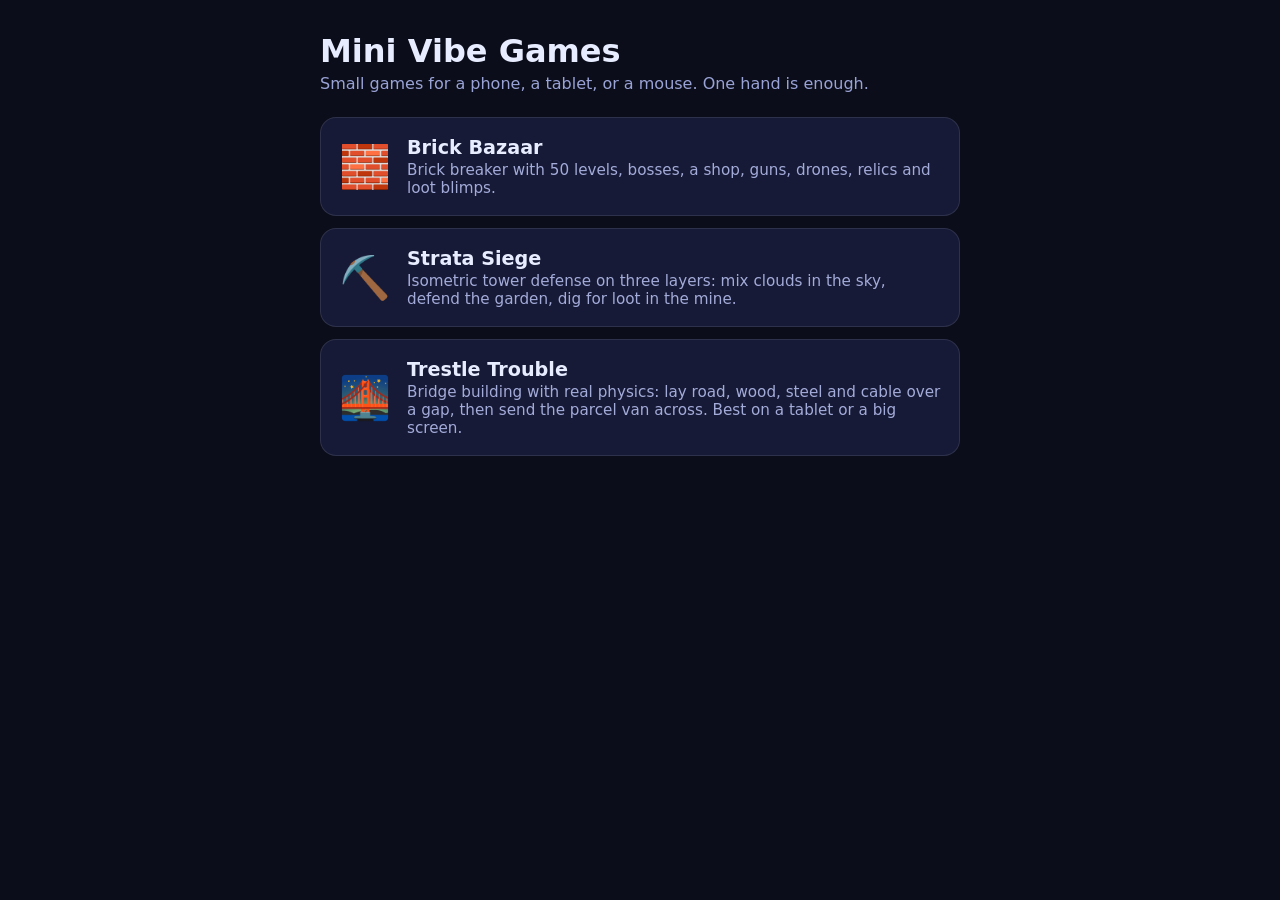
<file: index.html>
<!doctype html>
<html lang="en">
<head>
<meta charset="utf-8">
<meta name="viewport" content="width=device-width, initial-scale=1, viewport-fit=cover">
<meta name="theme-color" content="#0b0d1a">
<title>Mini Vibe Games</title>
<style>
  :root { color-scheme: dark; }
  body { margin: 0; min-height: 100vh; background: #0b0d1a; color: #e8ecff;
    font-family: system-ui, -apple-system, "Segoe UI", Roboto, sans-serif; }
  main { max-width: 640px; margin: 0 auto; padding: 32px 16px; }
  h1 { font-size: 2rem; margin: 0 0 4px; }
  p { color: #9aa3d6; margin: 0 0 24px; }
  a.game { display: flex; gap: 16px; align-items: center; padding: 18px; border-radius: 16px;
    background: #161a36; border: 1px solid #ffffff1a; color: inherit; text-decoration: none; margin-bottom: 12px; }
  a.game:active { transform: scale(0.98); }
  .icon { font-size: 2.6rem; }
  .name { font-weight: 800; font-size: 1.2rem; }
  .desc { color: #a3abd9; font-size: 0.95rem; margin-top: 2px; }
</style>
</head>
<body>
<main>
  <h1>Mini Vibe Games</h1>
  <p>Small games for a phone, a tablet, or a mouse. One hand is enough.</p>
  <a class="game" href="brick-bazaar/">
    <span class="icon">🧱</span>
    <span><span class="name">Brick Bazaar</span>
      <span class="desc" style="display:block">Brick breaker with 50 levels, bosses, a shop, guns, drones, relics and loot blimps.</span></span>
  </a>
  <a class="game" href="strata-siege/">
    <span class="icon">⛏️</span>
    <span><span class="name">Strata Siege</span>
      <span class="desc" style="display:block">Isometric tower defense on three layers: mix clouds in the sky, defend the garden, dig for loot in the mine.</span></span>
  </a>
  <a class="game" href="trestle-trouble/">
    <span class="icon">🌉</span>
    <span><span class="name">Trestle Trouble</span>
      <span class="desc" style="display:block">Bridge building with real physics: lay road, wood, steel and cable over a gap, then send the parcel van across. Best on a tablet or a big screen.</span></span>
  </a>
</main>
</body>
</html>
</file>
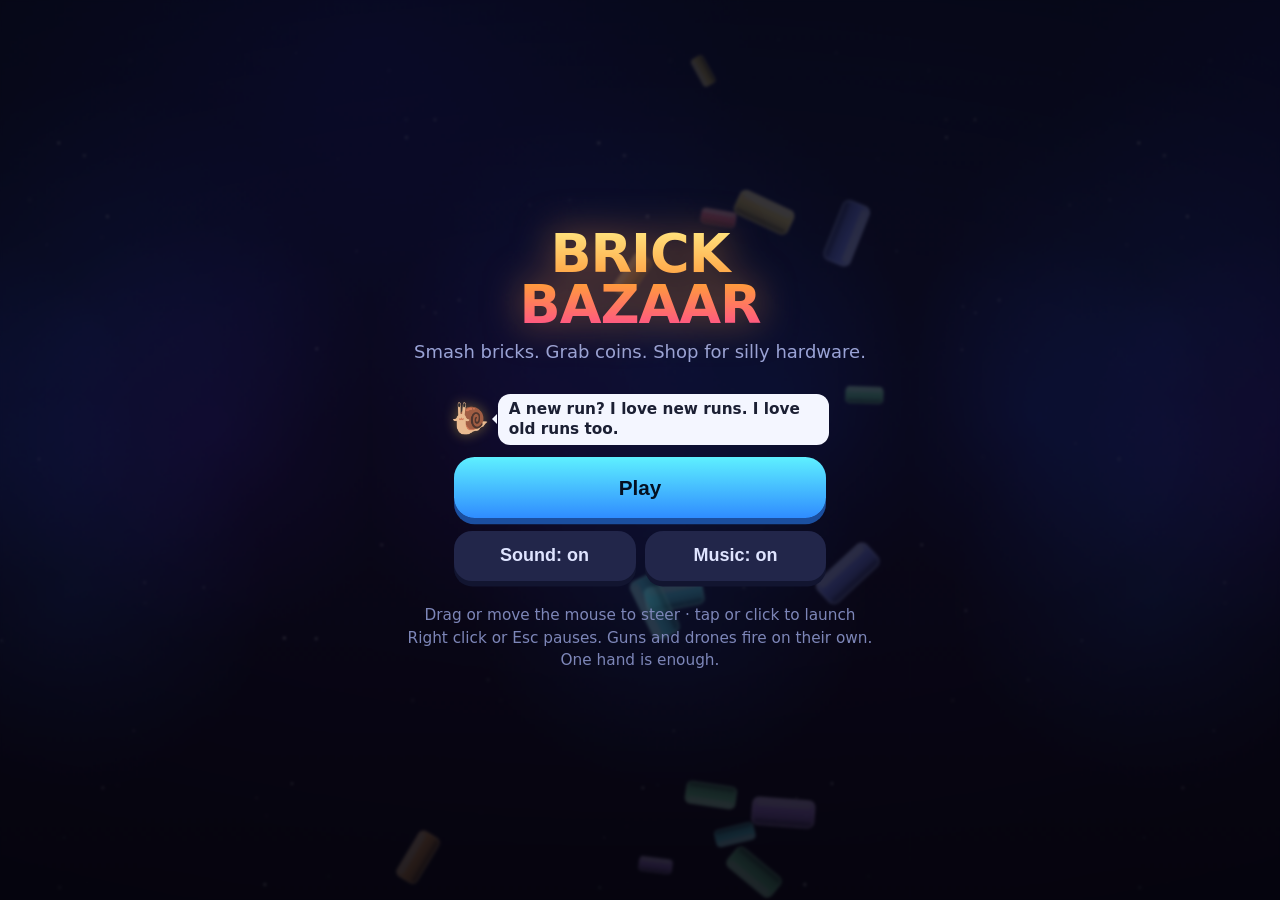
<file: brick-bazaar/index.html>
<!doctype html>
<html lang="en">
<head>
<meta charset="utf-8">
<meta name="viewport" content="width=device-width, initial-scale=1, maximum-scale=1, user-scalable=no, viewport-fit=cover">
<meta name="theme-color" content="#0b0d1a">
<meta name="apple-mobile-web-app-capable" content="yes">
<meta name="mobile-web-app-capable" content="yes">
<title>Brick Bazaar</title>
<link rel="stylesheet" href="style.css?v=28">
<link rel="stylesheet" href="minigames.css?v=28">
</head>
<body>
<div id="wrap">
  <canvas id="game"></canvas>
  <button id="pauseBtn" aria-label="Pause">II</button>
  <div id="overlay"></div>
</div>
<script src="audio.js?v=28"></script>
<script src="levels.js?v=28"></script>
<script src="levels2.js?v=28"></script>
<script src="lore.js?v=28"></script>
<script src="snail.js?v=28"></script>
<script src="minigames.js?v=28"></script>
<script src="rounds.js?v=28"></script>
<script src="foeart.js?v=28"></script>
<script src="bossart.js?v=28"></script>
<script src="game.js?v=28"></script>
</body>
</html>
</file>
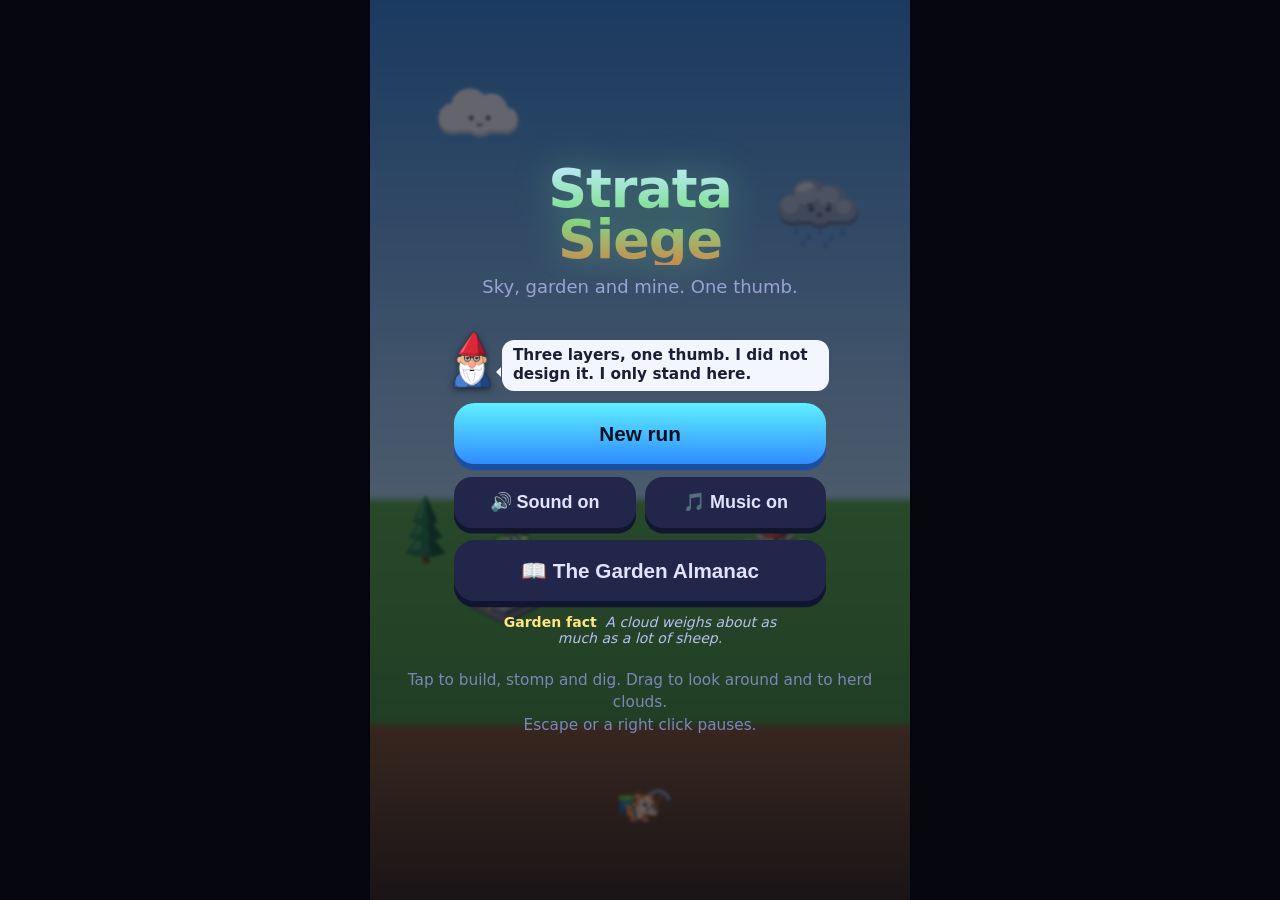
<file: strata-siege/index.html>
<!doctype html>
<html lang="en">
<head>
<meta charset="utf-8">
<meta name="viewport" content="width=device-width, initial-scale=1, maximum-scale=1, user-scalable=no, viewport-fit=cover">
<meta name="theme-color" content="#0b0d1a">
<meta name="apple-mobile-web-app-capable" content="yes">
<meta name="mobile-web-app-capable" content="yes">
<title>Strata Siege</title>
<link rel="stylesheet" href="style.css?v=5">
</head>
<body>
<div id="wrap">
  <canvas id="game"></canvas>
  <button id="pauseBtn" aria-label="Pause">II</button>
  <div id="pop"></div>
  <div id="overlay"></div>
</div>
<script src="audio.js?v=5"></script>
<script src="levels.js?v=5"></script>
<script src="keeper.js?v=5"></script>
<script src="lore.js?v=5"></script>
<script src="lore2.js?v=5"></script>
<script src="voices.js?v=5"></script>
<script src="art.js?v=5"></script>
<script src="foeart.js?v=5"></script>
<script src="game.js?v=5"></script>
</body>
</html>
</file>
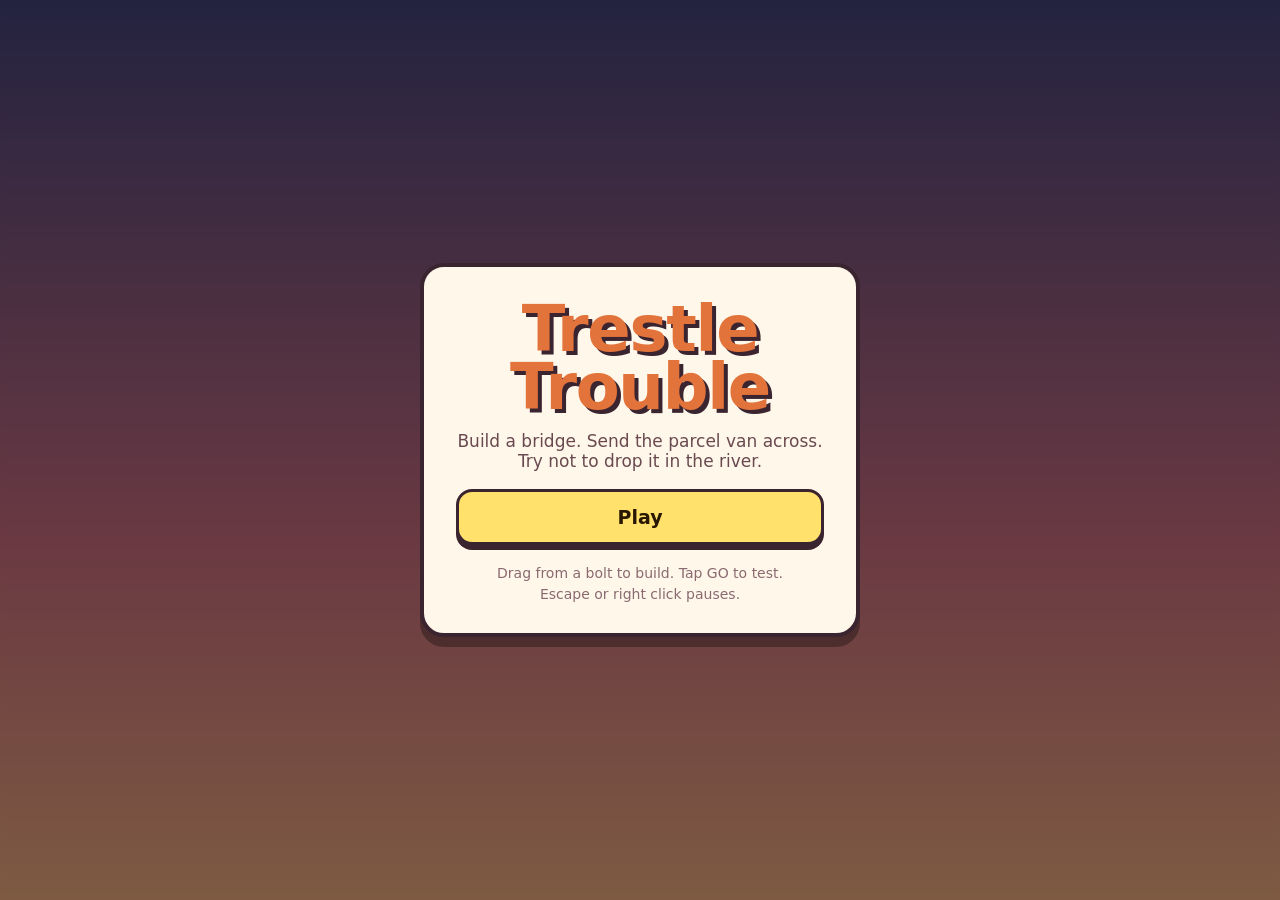
<file: trestle-trouble/index.html>
<!doctype html>
<html lang="en">
<head>
<meta charset="utf-8">
<meta name="viewport" content="width=device-width, initial-scale=1, maximum-scale=1, user-scalable=no, viewport-fit=cover">
<meta name="theme-color" content="#2b3a67">
<meta name="apple-mobile-web-app-capable" content="yes">
<meta name="mobile-web-app-capable" content="yes">
<title>Trestle Trouble</title>
<link rel="stylesheet" href="style.css?v=1">
</head>
<body>
<canvas id="game"></canvas>
<div id="hud">
  <div class="card"><div id="lvName"></div><div id="veh"></div></div>
  <div class="card money"><div id="cost"></div><div class="meter"><div id="costFill"></div></div><div id="best"></div></div>
</div>
<button id="pauseBtn" aria-label="Pause">II</button>
<div id="bar">
  <div class="group">
    <button class="tool" data-tool="road"><i class="sw road"></i>Road</button>
    <button class="tool" data-tool="wood"><i class="sw wood"></i>Wood</button>
    <button class="tool" data-tool="steel"><i class="sw steel"></i>Steel</button>
    <button class="tool" data-tool="cable"><i class="sw cable"></i>Cable</button>
    <button class="tool" data-tool="erase"><i class="sw erase">✕</i>Erase</button>
  </div>
  <div id="toolInfo"></div>
  <div class="group">
    <button id="undoBtn">↶ Undo</button>
    <button id="clearBtn">Clear</button>
    <button id="slowBtn">Slow-mo</button>
    <button id="stopBtn" class="stop">■ Build</button>
    <button id="goBtn" class="go">GO ▶</button>
  </div>
</div>
<div id="tip"></div>
<div id="toast"></div>
<div id="overlay"></div>
<script src="levels.js?v=1"></script>
<script src="game.js?v=1"></script>
</body>
</html>
</file>
<file: brick-bazaar/style.css>
* { box-sizing: border-box; -webkit-tap-highlight-color: transparent; }
html, body {
  margin: 0; height: 100%; background: #05060d; color: #e8ecff;
  font-family: system-ui, -apple-system, "Segoe UI", Roboto, sans-serif;
  overflow: hidden; user-select: none; -webkit-user-select: none;
  overscroll-behavior: none;
}
body { display: flex; align-items: center; justify-content: center; }
#wrap { position: relative; }
canvas { display: block; touch-action: none; }
#game { position: fixed; left: 0; top: 0; }

#pauseBtn {
  position: absolute; top: 0.5em; right: 0.5em; width: 2.6em; height: 2.6em;
  border-radius: 0.8em; border: 1px solid #ffffff30; background: #ffffff14; color: #e8ecff;
  font-weight: 800; font-size: 1em; letter-spacing: -0.1em; cursor: pointer; display: none;
}

#overlay { position: absolute; inset: 0; display: none; flex-direction: column; touch-action: pan-y; isolation: isolate; }
/* A menu has the size of the field. Its shade covers the whole window, also the margins around the field. */
#overlay::before {
  content: ''; position: fixed; inset: 0; z-index: -1;
  background: rgba(6, 7, 18, 0.92); backdrop-filter: blur(3px); -webkit-backdrop-filter: blur(3px);
}
#overlay.show { display: flex; }

.center { margin: auto; text-align: center; padding: 1.5em; width: 100%; }
.logo { font-size: 3em; font-weight: 900; line-height: 0.95; letter-spacing: -0.02em;
  background: linear-gradient(180deg, #ffe680, #ff9a3d 55%, #ff4f8b); -webkit-background-clip: text;
  background-clip: text; color: transparent; margin-bottom: 0.2em; }
.tag { color: #9aa3d6; margin-bottom: 1.8em; }
.big {
  display: block; width: 100%; max-width: 18em; margin: 0.6em auto; padding: 0.9em 1em;
  font-size: 1.15em; font-weight: 800; border-radius: 1em; border: 0; cursor: pointer;
  background: linear-gradient(180deg, #5ef0ff, #2f8cff); color: #041021;
  box-shadow: 0 0.3em 0 #1b4fa0;
}
.big:active { transform: translateY(0.2em); box-shadow: 0 0.1em 0 #1b4fa0; }
.big.alt { background: #22264a; color: #dfe4ff; box-shadow: 0 0.3em 0 #121530; }
.big.gold { background: linear-gradient(180deg, #ffe680, #ffb02e); color: #2a1700; box-shadow: 0 0.3em 0 #a86a00; }
.hint { color: #7d86b8; font-size: 0.85em; margin-top: 1.5em; line-height: 1.5; }
.stat { font-size: 1.1em; margin: 0.3em 0; color: #c9d0ff; }
.stat b { color: #ffe680; }
h2 { margin: 0 0 0.6em; font-size: 2em; }

/* Shop */
.shop { display: flex; flex-direction: column; height: 100%; padding: 0.8em 0.8em 0.6em; }
.shop-head { display: flex; align-items: center; justify-content: space-between; gap: 0.5em; }
.shop-head .t { font-size: 1.5em; font-weight: 900; color: #ffe680; }
.shop-head .sub { color: #9aa3d6; font-size: 0.85em; }
.coins { font-size: 1.35em; font-weight: 900; color: #ffd84a; background: #2a2410; border: 1px solid #ffd84a55;
  padding: 0.3em 0.7em; border-radius: 0.8em; white-space: nowrap; }
.summary { margin-top: 0.5em; font-size: 0.8em; color: #b8c0f0; background: #ffffff0d; border-radius: 0.7em;
  padding: 0.45em 0.7em; display: flex; flex-wrap: wrap; gap: 0.2em 0.9em; }
.summary b { color: #ffe680; }
.tabs { display: grid; grid-template-columns: repeat(4, 1fr); gap: 0.35em; margin: 0.6em 0 0.5em; flex-shrink: 0; }
.tabs::-webkit-scrollbar { display: none; }
.tab { min-width: 0; overflow: hidden; text-overflow: ellipsis; padding: 0.55em 0.3em; border-radius: 0.7em; border: 1px solid #ffffff1c; background: #ffffff0a;
  color: #b8c0f0; font-weight: 700; font-size: 0.85em; cursor: pointer; white-space: nowrap; }
.tab.on { background: #ffe680; color: #251a00; border-color: #ffe680; }
.items { flex: 1; overflow-y: auto; display: grid; grid-template-columns: 1fr 1fr; grid-auto-rows: max-content; gap: 0.5em; align-content: start;
  padding-bottom: 0.4em; -webkit-overflow-scrolling: touch; touch-action: pan-y; }
.card { background: #161a36; border: 1px solid #ffffff14; border-radius: 0.9em; padding: 0.6em; display: flex;
  flex-direction: column; gap: 0.3em; min-height: 9.5em; }
.card .top { display: flex; align-items: center; gap: 0.4em; }
.card .ic { font-size: 1.6em; line-height: 1; }
.card .nm { font-weight: 800; font-size: 0.95em; line-height: 1.15; }
.card .ds { font-size: 0.8em; color: #a3abd9; line-height: 1.3; flex: 1; }
.pips { display: flex; gap: 0.2em; }
.pip { width: 0.7em; height: 0.35em; border-radius: 0.2em; background: #ffffff1f; }
.pip.on { background: #5ef0ff; }
.buy { border: 0; border-radius: 0.6em; padding: 0.55em 0.4em; font-weight: 800; font-size: 0.9em; cursor: pointer;
  background: linear-gradient(180deg, #ffe680, #ffb02e); color: #2a1700; }
.buy.no { background: #2b2f52; color: #7f88bb; cursor: default; }
.buy.max { background: #1f3b2c; color: #7cf2a8; cursor: default; }
.card.locked { opacity: 0.55; }
.shopfoot { padding-top: 0.5em; }
.shopfoot .big { margin: 0 auto; max-width: none; }
.flash { animation: fl 0.35s; }
@keyframes fl { 0% { transform: scale(1); } 40% { transform: scale(1.04); background: #2a3a6a; } 100% { transform: scale(1); } }

/* Translucent overlay: the canvas stays visible behind menus and results */
#overlay.see::before { background: rgba(6, 7, 18, 0.62); backdrop-filter: blur(1.5px); -webkit-backdrop-filter: blur(1.5px); }
.pair { display: flex; gap: 0.5em; max-width: 20.7em; margin: 0.6em auto; }
.pair .big { margin: 0; font-size: 1em; padding: 0.8em 0.4em; }
.logo { filter: drop-shadow(0 0 0.35em #ff9a3d88); animation: logo 2.6s ease-in-out infinite; }
@keyframes logo { 0%, 100% { transform: translateY(0) rotate(-1.5deg); } 50% { transform: translateY(-0.12em) rotate(1.5deg); } }
.big { position: relative; overflow: hidden; }
.big.gold::after { content: ""; position: absolute; top: 0; bottom: 0; width: 30%; left: -40%;
  background: linear-gradient(100deg, transparent, #ffffff90, transparent); animation: shine 2.4s infinite; }
@keyframes shine { 0%, 55% { left: -40%; } 100% { left: 120%; } }
.newbest { font-weight: 900; color: #ffe680; letter-spacing: 0.1em; margin-bottom: 0.5em; animation: pulse 0.7s ease-in-out infinite alternate; }
@keyframes pulse { from { transform: scale(1); } to { transform: scale(1.12); } }
.owned { text-align: left; max-width: 20.7em; margin: 0.8em auto 0; font-size: 0.78em; color: #a3abd9; line-height: 1.45; }
.owned b { color: #ffe680; }

/* Level results */
.tally-sub { color: #9aa3d6; font-weight: 800; letter-spacing: 0.12em; font-size: 0.85em; }
.tally-title { font-size: 2.8em; font-weight: 900; line-height: 1; margin: 0.1em 0 0.15em;
  background: linear-gradient(180deg, #ffffff, #ffe680 50%, #ff9a3d); -webkit-background-clip: text; background-clip: text; color: transparent;
  animation: pop 0.5s cubic-bezier(0.2, 1.6, 0.4, 1) both; }
@keyframes pop { from { transform: scale(0.3); opacity: 0; } to { transform: scale(1); opacity: 1; } }
.stars { font-size: 3.4em; line-height: 1; letter-spacing: 0.08em; }
.star { display: inline-block; color: #ffffff22; }
.star.on { color: #ffd84a; text-shadow: 0 0 0.3em #ffb02e; animation: star 0.5s cubic-bezier(0.2, 1.8, 0.4, 1) both; }
@keyframes star { from { transform: scale(0) rotate(-120deg); opacity: 0; } to { transform: scale(1) rotate(0); opacity: 1; } }
.starnotes { display: flex; justify-content: center; flex-wrap: wrap; gap: 0.2em 0.9em; font-size: 0.8em; margin: 0.4em 0 1em; }
.starnotes .ok { color: #7cf2a8; }
.starnotes .no { color: #7d86b8; }
.trows { max-width: 17em; margin: 0 auto; }
.trow { display: flex; justify-content: space-between; padding: 0.28em 0; color: #c9d0ff; border-bottom: 1px solid #ffffff12; }
.trow b { color: #ffe680; font-variant-numeric: tabular-nums; }
.trow.total { border-bottom: 0; font-size: 1.35em; font-weight: 900; color: #ffffff; padding-top: 0.45em; }
.trow.total b::after { content: " 🪙"; }
.tally-streak { color: #9aa3d6; font-size: 0.85em; margin: 0.5em 0 1.1em; }
.tally-streak b { color: #ffe680; }

/* Relic choice */
.relics { display: flex; flex-direction: column; gap: 0.6em; max-width: 21em; margin: 0 auto; }
.relic { display: grid; grid-template-columns: 3em 1fr; grid-template-rows: auto auto; column-gap: 0.7em; text-align: left; cursor: pointer;
  padding: 0.8em; border-radius: 1em; border: 2px solid #ffe68066; background: linear-gradient(160deg, #2a2350, #161a36); color: #e8ecff;
  font: inherit; animation: pop 0.45s cubic-bezier(0.2, 1.5, 0.4, 1) both; box-shadow: 0 0 1.2em #ffb02e33; }
.relic:active { transform: scale(0.97); border-color: #ffe680; }
.ric { grid-row: 1 / 3; font-size: 2.4em; line-height: 1; align-self: center; text-align: center; }
.rnm { font-weight: 900; font-size: 1.1em; color: #ffe680; }
.rds { font-size: 0.82em; color: #b8c0f0; line-height: 1.3; }
.relicbar { margin-top: 0.4em; font-size: 0.85em; color: #9aa3d6; }
.relicbar span { font-size: 1.25em; margin-left: 0.15em; }

/* Shop extras */
.card { position: relative; }
.card.can { border-color: #ffe68055; }
.card.onsale { border-color: #ff7ad9; box-shadow: 0 0 0.9em #ff7ad944; }
.sale { position: absolute; top: -0.45em; right: -0.3em; background: #ff4f8b; color: #fff; font-weight: 900; font-size: 0.72em;
  padding: 0.2em 0.5em; border-radius: 0.6em; transform: rotate(8deg); animation: pulse 0.6s ease-in-out infinite alternate; }
.tab { position: relative; overflow: visible; }
.tab.can::after { content: ""; position: absolute; top: -0.2em; right: -0.2em; width: 0.6em; height: 0.6em; border-radius: 50%; background: #7cf2a8; box-shadow: 0 0 0.4em #7cf2a8; }
.tab i { font-style: normal; font-weight: 900; color: #ff7ad9; margin-left: 0.25em; }
.tab.on i { color: #b0124e; }
.coins.bump { animation: bump 0.3s; }
@keyframes bump { 40% { transform: scale(1.18); } }

/* Wild tab, lucky spin */
.lvl { font-size: 0.75em; font-weight: 800; color: #5ef0ff; }
.shopmsg { margin-top: 0.4em; padding: 0.4em 0.7em; border-radius: 0.7em; background: #2a2410; border: 1px solid #ffd84a55; color: #ffe680;
  font-weight: 800; font-size: 0.9em; animation: pop 0.35s cubic-bezier(0.2, 1.5, 0.4, 1) both; }
.spin { max-width: 18em; margin: 0 auto 0.6em; min-height: 3.4em; }
.spin .big { margin: 0 auto; font-size: 1em; padding: 0.7em 1em; border: 2px dashed #ffe68088; }
.reel { font-size: 2.2em; line-height: 1.2; }
.prize { font-weight: 900; color: #ffe680; animation: pop 0.4s cubic-bezier(0.2, 1.6, 0.4, 1) both; }

/* Stock that arrives level by level */
.sale.new { background: #2f8cff; }
.notabs { margin: 0.7em 0 0.6em; color: #9aa3d6; font-size: 0.85em; }
.teaser { grid-column: 1 / -1; text-align: center; padding: 0.8em; border: 1px dashed #ffffff2a; border-radius: 0.9em; color: #7d86b8; font-size: 0.85em; }
.unlock { max-width: 20em; margin: 0 auto 0.8em; padding: 0.5em 0.7em; border-radius: 0.8em; background: #12233f; border: 1px solid #5ef0ff55;
  color: #bfe9ff; font-size: 0.85em; line-height: 1.5; animation: pop 0.45s cubic-bezier(0.2, 1.5, 0.4, 1) 0.9s both; }
.unlock b { color: #ffffff; white-space: nowrap; }
.tab { font-size: 0.82em; }
.tally-title.late { color: #ff8a5c; text-shadow: 0 0 0.6em #ff2a4d88; }
.trow.lost { color: #ff9aa8; }
.trow.lost b { color: #ff6b8b; }
.heatnote { max-width: 20em; margin: 0 auto 0.8em; padding: 0.5em 0.7em; border-radius: 0.8em; background: #14263a; border: 1px solid #a8e6ff55; color: #cfeaff; font-size: 0.85em; }
.heatnote.up { background: #3a1a12; border-color: #ff9a3d88; color: #ffd9b0; font-weight: 700; }
.nospin { color: #ff9aa8; font-size: 0.85em; margin: 0 0 0.8em; }
.keeper { display: flex; align-items: center; gap: 0.5em; margin-top: 0.45em; flex-shrink: 0; }
.keeper .snail { font-size: 1.7em; line-height: 1; filter: drop-shadow(0 0 0.2em #ffd84a66); }
.keeper .bubble { position: relative; flex: 1; padding: 0.4em 0.7em; border-radius: 0.8em; background: #f4f6ff; color: #1b1f33; font-size: 0.85em; font-weight: 600; line-height: 1.25; }
.keeper .bubble::before { content: ""; position: absolute; left: -0.4em; top: 50%; margin-top: -0.35em; border: 0.35em solid transparent; border-right-color: #f4f6ff; border-left: 0; }
.minis { display: flex; gap: 0.4em; margin-bottom: 0.4em; }
.mini { flex: 1; padding: 0.45em 0.4em; border-radius: 0.7em; border: 1px solid #ffffff2a; background: #ffffff10; color: #e8ecff; font: inherit; font-size: 0.85em; font-weight: 700; cursor: pointer; }
.mini:disabled { opacity: 0.4; cursor: default; }
.mini.armed { background: #ffd84a; color: #2a2410; border-color: #ffd84a; }
.shopmsg .mini { display: inline-block; flex: none; margin-left: 0.4em; padding: 0.2em 0.6em; background: #ffd84a; color: #2a2410; border-color: #ffd84a; }
.stk { display: grid; grid-template-columns: 2.2em 1fr; column-gap: 0.5em; align-items: center; padding: 0.55em 0.6em; border-radius: 0.9em; background: #ffffff08; border: 1px solid #ffffff14; color: #7d86b8; }
.stk .si { grid-row: 1 / 3; font-size: 1.7em; text-align: center; filter: grayscale(1) opacity(0.5); }
.stk b { font-size: 0.85em; }
.stk i { font-style: normal; font-size: 0.72em; line-height: 1.25; }
.stk.on { background: #12233f; border-color: #5ef0ff55; color: #c9d0ff; }
.stk.on .si { filter: none; }
.stk.on b { color: #ffffff; }
.stat.life { font-size: 0.85em; color: #9aa3d6; margin-top: 0.8em; }
.relic.kit { padding-top: 0.5em; padding-bottom: 0.5em; }
.relic.pact { opacity: 0.86; }
.relic.pact.on { opacity: 1; border-color: #ffe680; box-shadow: 0 0 1.4em #ffd84a88; background: linear-gradient(160deg, #3a3168, #1c2146); }
.boon { color: #9cf5b4; }
.curse { color: #ff9aa8; }
.owned .boon, .owned .curse { display: block; }
.center > .lore { max-width: 26em; margin: 0.5em auto; text-align: left; }
.big:disabled { opacity: 0.45; cursor: default; }
.crash { max-width: 19em; margin: 0 auto; background: #c9ccd6; color: #15171f; border: 2px solid #ffffff; border-right-color: #6a6f80; border-bottom-color: #6a6f80; text-align: left; font-family: Tahoma, Verdana, sans-serif; }
.crash .ct { background: #1b2a8a; color: #ffffff; font-weight: 700; font-size: 0.85em; padding: 0.35em 0.6em; }
.crash .cb { padding: 1em 0.8em; font-size: 0.9em; line-height: 1.5; }
.cbtns { display: flex; gap: 0.6em; justify-content: center; padding: 0 0.8em 0.9em; }
.cbtn { flex: 1; padding: 0.4em; background: #c9ccd6; border: 2px solid #ffffff; border-right-color: #6a6f80; border-bottom-color: #6a6f80; font: inherit; font-size: 0.85em; color: #15171f; cursor: pointer; }
.tallyv { display: flex; flex-direction: column; width: 100%; height: 100%; padding: 1em 1.2em 0.8em; text-align: center; }
.tbody { flex: 1; min-height: 0; overflow-y: auto; display: flex; flex-direction: column; justify-content: center; }
.tbody > * { flex-shrink: 0; }
.tfoot { flex-shrink: 0; padding-top: 0.6em; }
.tfoot .big { margin: 0 auto; }
.tparts { font-size: 0.72em; color: #7d86b8; text-align: right; padding: 0.15em 0 0.3em; }
.chip { max-width: 21em; margin: 0.35em auto 0; padding: 0.35em 0.7em; border-radius: 0.8em; background: #14263a; border: 1px solid #a8e6ff44; color: #cfeaff; font-size: 0.8em; }
.chip.hot { background: #3a1a12; border-color: #ff9a3d88; color: #ffd9b0; font-weight: 700; }
.chip.bad { background: #3a1222; border-color: #ff6b8b66; color: #ffb0c0; }
.chip.new { background: #12233f; border-color: #5ef0ff55; color: #c9d0ff; }
.chip b { color: #ffffff; white-space: nowrap; }
.tallyv .keeper, .center .keeper { max-width: 21em; margin: 0.6em auto 0.2em; text-align: left; }
.tallyv .unlock { margin: 0.35em auto 0; font-size: 0.8em; }
.tallyv .stars { font-size: 2.8em; }
.tallyv .trows { width: 100%; margin-top: 0.5em; }
.mghost { width: 100%; height: 100%; }
.relic .rds i { font-style: normal; color: #ffe680; }

/* Seals, sets and the price lock */
.purse { display: flex; flex-direction: column; align-items: flex-end; gap: 0.25em; }
.coins.seals { font-size: 0.95em; color: #bfe9ff; background: #12233f; border-color: #5ef0ff55; }
.setline { font-size: 0.72em; line-height: 1.25; color: #9aa3d6; border-top: 1px dashed #ffffff22; padding-top: 0.3em; }
.setline.on { color: #7cf2a8; }
.sale.lock { background: #2f8cff; }

/* the back room: story card, letter and ending */
.lore { margin-top: 0.4em; padding: 0.4em 0.7em; border-radius: 0.7em; background: #1c2233; border: 1px solid #7cf2ff44; color: #dfe6ff; font-size: 0.8em; line-height: 1.3; flex-shrink: 0; }
.lore b { color: #7cf2ff; }
.lore .letter { margin-top: 0.3em; padding-top: 0.3em; border-top: 1px dashed #7cf2ff44; font-style: italic; color: #ffe9c8; }
.lore .letter b { color: #ffd84a; font-style: normal; }
.keeper .snail.small { font-size: 1em; padding: 0 0.35em; }
.ending { max-width: 22em; margin: 0.6em auto; text-align: left; }
.ending p { margin: 0.45em 0; padding: 0.5em 0.8em; border-radius: 0.7em; background: #1c2233; border: 1px solid #ffd84a55; color: #ffe9c8; font-size: 0.9em; line-height: 1.3; }
.lore.sundry { background: #2a2410; border-color: #ffd84a55; color: #ffe680; }
</file>
<file: brick-bazaar/minigames.css>
/* Brick Bazaar arcade mini-games. All sizes in em: the host font size scales everything. */

.mg-root { display: flex; flex-direction: column; height: 100%; width: 100%; padding: 0.8em; gap: 0.35em;
  color: #e8ecff; text-align: center; overflow: hidden; touch-action: manipulation;
  user-select: none; -webkit-user-select: none; }
.mg-root button { font: inherit; color: inherit; -webkit-tap-highlight-color: transparent; }

.mg-head { display: flex; align-items: center; justify-content: center; gap: 0.35em; flex-shrink: 0; }
.mg-ic { font-size: 1.8em; line-height: 1; }
.mg-title { font-size: 1.6em; font-weight: 900; color: #ffe680; line-height: 1.1; }
.mg-rules { color: #b8c0f0; font-size: 0.95em; min-height: 1.3em; flex-shrink: 0; }
.mg-stake { font-size: 0.9em; color: #9aa3d6; background: #ffffff0d; border-radius: 0.7em; padding: 0.35em 0.7em;
  align-self: center; max-width: 100%; flex-shrink: 0; }
.mg-stake b { color: #ffe680; }

.mg-area { flex: 1; min-height: 0; position: relative; display: flex; flex-direction: column; justify-content: center; }
.mg-foot { flex-shrink: 0; min-height: 4.2em; display: flex; flex-direction: column; justify-content: flex-end; }

.mg-big { display: block; width: 100%; max-width: 18em; margin: 0.5em auto 0.3em; padding: 0.9em 1em;
  font-size: 1.15em; font-weight: 800; border-radius: 1em; border: 0; cursor: pointer;
  background: linear-gradient(180deg, #5ef0ff, #2f8cff); color: #041021; box-shadow: 0 0.3em 0 #1b4fa0; }
.mg-root .mg-big.mg-gold { background: linear-gradient(180deg, #ffe680, #ffb02e); color: #2a1700; box-shadow: 0 0.3em 0 #a86a00; }
.mg-big:active { transform: translateY(0.2em); box-shadow: 0 0.1em 0 #a86a00; }

.mg-result { font-size: 1.05em; color: #ff9aa8; animation: mg-pop 0.4s cubic-bezier(0.2, 1.6, 0.4, 1) both; }
.mg-result b { color: #ffffff; }
.mg-result.mg-won { color: #ffe680; }
.mg-keeper { display: flex; align-items: center; gap: 0.5em; margin-top: 0.45em; text-align: left; }
.mg-snail { font-size: 1.7em; line-height: 1; filter: drop-shadow(0 0 0.2em #ffd84a66); }
.mg-bubble { position: relative; flex: 1; padding: 0.4em 0.7em; border-radius: 0.8em; background: #f4f6ff; color: #1b1f33;
  font-size: 0.85em; font-weight: 600; line-height: 1.25; }
.mg-bubble::before { content: ""; position: absolute; left: -0.4em; top: 50%; margin-top: -0.35em;
  border: 0.35em solid transparent; border-right-color: #f4f6ff; border-left: 0; }

@keyframes mg-pop { from { transform: scale(0.6); opacity: 0; } to { transform: none; opacity: 1; } }
@keyframes mg-pulse { from { box-shadow: 0 0 0 0 #ffe68000; } to { box-shadow: 0 0 0 0.25em #ffe68055; } }
@keyframes mg-wobble { from { transform: rotate(-6deg); } to { transform: rotate(6deg); } }

/* Shell Game */
.mg-shells { position: relative; height: 10em; width: 100%; max-width: 24em; margin: 0 auto; }
.mg-shell { position: absolute; top: 2.5em; width: 33.333%; height: 6em; padding: 0; border: 0; background: none;
  cursor: pointer; transition: left var(--mg-d, 300ms) ease-in-out, transform var(--mg-d, 300ms) ease-in-out; }
.mg-cup { position: absolute; left: 0; right: 0; bottom: 0.5em; font-size: 3.4em; line-height: 1; z-index: 1;
  transition: transform 0.3s ease; filter: drop-shadow(0 0.1em 0.1em #0008); }
.mg-pearl { position: absolute; left: 50%; bottom: 0.6em; width: 1.4em; height: 1.4em; margin-left: -0.7em; border-radius: 50%;
  background: radial-gradient(circle at 35% 30%, #ffffff, #e6e2ff 40%, #a9a3d6); box-shadow: 0 0 0.6em #ffffffaa; opacity: 0; transition: opacity 0.2s; }
.mg-shell.mg-has.mg-up .mg-pearl { opacity: 1; }
.mg-shell.mg-up .mg-cup { transform: translateY(-0.75em); }
.mg-shell::after { content: ""; position: absolute; left: 15%; right: 15%; bottom: 0.2em; height: 0.5em; border-radius: 50%; background: #0006; }
.mg-pick .mg-shell .mg-cup { animation: mg-wobble 0.5s ease-in-out infinite alternate; }
.mg-shell.mg-chosen::after { background: #ffe68088; }

/* Snail Race */
.mg-lanes { display: flex; flex-direction: column; gap: 0.45em; width: 100%; }
.mg-lane { display: flex; flex-direction: column; gap: 0.2em; width: 100%; padding: 0.45em 0.55em; border-radius: 0.9em;
  border: 1px solid #ffffff14; background: #161a36; cursor: pointer; text-align: left; }
.mg-pick .mg-lane { animation: mg-pulse 0.7s ease-in-out infinite alternate; }
.mg-lane.mg-bet { border-color: #ffe680; background: #2a2410; }
.mg-lane.mg-lead .mg-track { background: #ffffff14; }
.mg-lane.mg-winner { border-color: #7cf2a8; box-shadow: 0 0 1em #7cf2a855; }
.mg-lane-info { display: flex; flex-wrap: wrap; align-items: baseline; gap: 0.1em 0.6em; font-size: 0.9em; }
.mg-lane-info b { flex: 1; min-width: 6em; }
.mg-odds { font-weight: 900; color: #5ef0ff; }
.mg-pays { color: #ffe680; font-size: 0.85em; }
.mg-track { position: relative; height: 3.1em; border-radius: 0.6em; background: #ffffff08;
  border-right: 0.25em dashed #ffffffaa; }
.mg-runner { position: absolute; left: 0; bottom: 0.1em; width: 2em; text-align: center; }
.mg-body { display: inline-block; font-size: 1.6em; line-height: 1.1; transform: scaleX(-1); }
.mg-sleep .mg-body { opacity: 0.6; }
.mg-say { position: absolute; bottom: 2.7em; left: 0; white-space: nowrap; padding: 0.1em 0.45em; border-radius: 0.6em;
  background: #f4f6ff; color: #1b1f33; font-size: 0.7em; font-weight: 700; opacity: 0; transition: opacity 0.15s; z-index: 2;
  pointer-events: none; }
.mg-say.mg-on { opacity: 1; }

/* Whack-a-Thief */
.mg-whack-bar { display: flex; align-items: center; gap: 0.6em; width: 100%; max-width: 22em; margin: 0 auto; }
.mg-score { font-weight: 900; color: #ffe680; white-space: nowrap; }
.mg-timebox { flex: 1; height: 0.6em; border-radius: 0.3em; background: #ffffff14; overflow: hidden; }
.mg-time { display: block; width: 100%; height: 100%; background: linear-gradient(90deg, #ff4f8b, #ffe680); }
.mg-cry { min-height: 1.4em; font-size: 0.85em; color: #ff9aa8; font-weight: 700; margin: 0.2em 0; }
.mg-grid { display: grid; grid-template-columns: repeat(3, 1fr); gap: 0.5em; width: 100%; max-width: 22em; margin: 0 auto; }
.mg-crate { position: relative; aspect-ratio: 1; padding: 0; border-radius: 0.9em; border: 1px solid #ffffff14;
  background: #161a36; cursor: pointer; overflow: hidden; touch-action: none; }
.mg-box { position: absolute; left: 0; right: 0; bottom: 0.05em; font-size: 2.6em; line-height: 1; z-index: 1; pointer-events: none; }
.mg-pop { position: absolute; left: 0; right: 0; bottom: 0.4em; font-size: 2.8em; line-height: 1; pointer-events: none;
  transform: translateY(1.2em); transition: transform 0.12s ease-out; }
.mg-crate.mg-out .mg-pop { transform: translateY(-0.15em); z-index: 2; }
.mg-crate.mg-out { background: #2a1d3a; }
.mg-crate.mg-out.mg-is-snail { background: #13302a; }
.mg-crate.mg-hit { background: #4a1530; }

/* Mortimer on the game area */
.mg-root [hidden] { display: none; }
.mg-keeper.mg-live { width: 100%; max-width: 22em; margin: 0 auto 0.5em; flex-shrink: 0; }
.mg-snail.mg-hop { animation: mg-hop 0.35s ease-out; }
@keyframes mg-hop { 40% { transform: translateY(-0.35em) rotate(-8deg); } }

/* Claw Machine */
.mg-cab { position: relative; height: 12em; width: 100%; max-width: 22em; margin: 0 auto; border-radius: 0.9em;
  border: 0.2em solid #ff4f8b; background: linear-gradient(180deg, #1d2350, #161a36); overflow: hidden; }
.mg-claw { position: absolute; top: 0; left: 8.333%; width: 2.6em; margin-left: -1.3em; z-index: 3;
  display: flex; flex-direction: column; align-items: center; pointer-events: none; }
.mg-cable { width: 0.2em; height: 1em; background: #b8c0f0; transition: height 0.8s ease-in-out; }
.mg-claw.mg-down .mg-cable { height: 7.4em; }
.mg-hand { width: 2.4em; height: 1.4em; border: 0.3em solid #ffe680; border-top-width: 0.45em; border-radius: 0.3em 0.3em 1.2em 1.2em;
  border-bottom-color: transparent; transition: transform 0.2s; }
.mg-claw.mg-shut .mg-hand { transform: scaleX(0.7); }
.mg-prize { position: absolute; bottom: 0; width: 16.667%; height: 4em; transition: transform 0.25s ease-in; }
.mg-prize.mg-lift { transform: translateY(-6.4em); transition: transform 0.8s ease-in-out; }
.mg-prize.mg-won .mg-toy { animation: mg-pop 0.4s cubic-bezier(0.2, 1.6, 0.4, 1) both; filter: drop-shadow(0 0 0.3em #ffe680); }
.mg-toy { position: absolute; left: 0; right: 0; bottom: 1.1em; font-size: 2.4em; line-height: 1; }
.mg-tag { position: absolute; left: 0; right: 0; bottom: 0.1em; font-size: 0.8em; font-weight: 900; color: #ffe680; }
.mg-pick .mg-drop { animation: mg-pulse 0.7s ease-in-out infinite alternate; }

/* Higher or Lower */
.mg-pips { display: flex; justify-content: center; gap: 0.5em; margin-bottom: 0.6em; }
.mg-pip { padding: 0.2em 0.6em; border-radius: 0.6em; background: #ffffff0d; color: #9aa3d6; font-weight: 800; }
.mg-pip.mg-on { background: #ffe680; color: #2a1700; animation: mg-pop 0.4s cubic-bezier(0.2, 1.6, 0.4, 1) both; }
.mg-cards { display: flex; justify-content: center; gap: 1.2em; margin-bottom: 0.4em; }
.mg-card { width: 3.2em; height: 4.4em; border-radius: 0.4em; background: #f4f6ff; color: #1b1f33; font-size: 1.9em; font-weight: 900;
  display: flex; align-items: center; justify-content: center; box-shadow: 0 0.2em 0 #0006; }
.mg-card.mg-red { color: #e0204f; }
.mg-card.mg-back { background: repeating-linear-gradient(45deg, #2f8cff, #2f8cff 0.3em, #1b4fa0 0.3em, #1b4fa0 0.6em);
  border: 0.12em solid #f4f6ff; }
.mg-card.mg-deal { animation: mg-wobble 0.25s ease-in-out infinite alternate; }
.mg-hilo { display: grid; grid-template-columns: 1fr 1fr; gap: 0 0.6em; width: 100%; max-width: 22em; margin: 0 auto; }
.mg-hilo .mg-big { padding: 0.8em 0.4em; }
.mg-hilo .mg-cash { grid-column: 1 / -1; }
.mg-root .mg-big:disabled { opacity: 0.45; cursor: default; }

/* Snail Curling */
.mg-rink { display: flex; justify-content: center; align-items: flex-end; gap: 0.8em; }
.mg-ice { position: relative; width: 6.5em; margin: 1em 0 1.2em; border-radius: 0.8em;
  background: linear-gradient(180deg, #cfe9ff, #eef6ff); box-shadow: 0 0 0 0.6em #cfe9ff, 0 0 0 0.75em #ffffff33; }
.mg-house { position: absolute; left: 50%; width: 0; height: 0; }
.mg-ring { position: absolute; left: 0; top: 0; transform: translate(-50%, -50%); border-radius: 50%; }
.mg-ring:nth-child(1) { background: #2f8cff; }
.mg-ring:nth-child(2) { background: #f4f6ff; }
.mg-ring:nth-child(3) { background: #ff4f8b; }
.mg-leaf { position: absolute; left: 0; top: 0; transform: translate(-50%, -50%); font-size: 0.9em; line-height: 1; }
.mg-stone { position: absolute; left: 50%; bottom: 0; font-size: 1.8em; line-height: 1; transform: translate(-50%, 50%); z-index: 2;
  filter: drop-shadow(0 0.1em 0.1em #0006); }
.mg-stone.mg-slide { transition: bottom 1.6s cubic-bezier(0.15, 0.7, 0.3, 1), opacity 0.3s; }
.mg-stone.mg-gone { opacity: 0; }
.mg-meter { position: relative; width: 1.2em; margin: 1em 0 1.2em; border-radius: 0.6em; background: #ffffff14; overflow: hidden; }
.mg-fill { position: absolute; left: 0; right: 0; bottom: 0; height: 0; background: linear-gradient(0deg, #5ef0ff, #ff4f8b); }
.mg-mark { position: absolute; left: 0; right: 0; height: 0.25em; margin-bottom: -0.125em; background: #ffe680; z-index: 1; }
.mg-shots { min-height: 1.4em; font-weight: 900; color: #ffe680; }
.mg-hold { touch-action: none; -webkit-touch-callout: none; }
.mg-pick .mg-hold { animation: mg-pulse 0.7s ease-in-out infinite alternate; }

/* Scratch & Sniff */
.mg-game-scratch .mg-pips { flex-wrap: wrap; gap: 0.3em; margin-bottom: 0.5em; }
.mg-game-scratch .mg-pip { padding: 0.2em 0.4em; font-size: 0.9em; white-space: nowrap; }
.mg-count { margin: 0 0.25em; font-size: 0.8em; letter-spacing: 0.05em; }
.mg-scratch { display: grid; grid-template-columns: repeat(3, 1fr); gap: 0.45em; width: 100%; max-width: 16em; margin: 0 auto; }
.mg-cell { position: relative; aspect-ratio: 1; padding: 0; border-radius: 0.8em; border: 0; background: #f4f6ff;
  cursor: pointer; overflow: hidden; touch-action: none; -webkit-touch-callout: none; box-shadow: 0 0.2em 0 #0006; }
.mg-sym { position: absolute; inset: 0; display: flex; align-items: center; justify-content: center; font-size: 2.3em;
  line-height: 1; pointer-events: none; }
.mg-foil { position: absolute; inset: 0; pointer-events: none; opacity: calc(1 - var(--mg-rub, 0) * 0.55);
  background: radial-gradient(circle at 30% 25%, #ffffff66, transparent 40%),
    repeating-linear-gradient(135deg, #c9cfe8, #c9cfe8 0.35em, #9aa3d6 0.35em, #9aa3d6 0.7em); }
.mg-foil::after { content: "?"; position: absolute; inset: 0; display: flex; align-items: center; justify-content: center;
  font-size: 1.6em; font-weight: 900; color: #ffffffaa; }
.mg-cell.mg-rubbing .mg-foil { animation: mg-scrub 0.1s linear infinite alternate; }
.mg-cell.mg-open .mg-foil { opacity: 0; animation: mg-peel 0.35s ease-in; }
.mg-cell.mg-open .mg-sym { animation: mg-pop 0.4s cubic-bezier(0.2, 1.6, 0.4, 1) both; }
.mg-cell.mg-peek .mg-foil { opacity: 0.2; }
.mg-cell.mg-peek .mg-foil::after { content: none; }
.mg-cell.mg-peek .mg-sym { opacity: 0.6; }
.mg-smell { position: absolute; right: 0.15em; top: 0.1em; font-size: 1.1em; line-height: 1; opacity: 0; pointer-events: none; }
.mg-cell.mg-stinky { background: #d8f2c4; }
.mg-cell.mg-stinky .mg-smell { opacity: 1; animation: mg-wobble 0.5s ease-in-out infinite alternate; }
.mg-cell.mg-sock { background: #b8f08a; box-shadow: 0 0 1em #b8f08a88; }
.mg-cell.mg-sock .mg-sym { animation: mg-pop 0.4s cubic-bezier(0.2, 1.6, 0.4, 1) both, mg-wobble 0.3s ease-in-out 0.4s infinite alternate; }
@keyframes mg-scrub { from { transform: translate(-0.06em, 0.04em); } to { transform: translate(0.06em, -0.04em); } }
@keyframes mg-peel { from { opacity: calc(1 - var(--mg-rub, 0) * 0.55); } to { transform: translate(30%, -40%) rotate(18deg) scale(0.7); opacity: 0; } }

/* Salad Sling */
.mg-field { display: block; width: 100%; max-width: 17em; aspect-ratio: 300 / 340; margin: 0 auto 0.3em; border-radius: 0.9em;
  background: linear-gradient(180deg, #1d2350, #161a36); touch-action: none; -webkit-touch-callout: none; cursor: grab; }
.mg-pick .mg-field { animation: mg-pulse 0.7s ease-in-out infinite alternate; }

/* Coin Stack. The coin width (3em) and thickness (0.69em) match STACK_EM and STACK_THICK. */
.mg-tally { min-height: 1.4em; font-weight: 900; color: #ffe680; white-space: nowrap; }
.mg-tower { position: relative; flex-shrink: 0; width: 100%; max-width: 18em; margin: 0 auto; border-radius: 0.9em;
  background: linear-gradient(180deg, #1d2350, #161a36); overflow: hidden; touch-action: none; -webkit-touch-callout: none;
  cursor: pointer; }
.mg-rail { position: absolute; left: 0.6em; right: 0.6em; top: 0.9em; border-top: 0.15em dashed #b8c0f055; }
.mg-plate { position: absolute; left: 50%; bottom: 0.7em; width: 6em; height: 1em; margin-left: -3em; border-radius: 50%;
  background: radial-gradient(ellipse at 50% 35%, #f4f6ff, #9aa3d6 70%); box-shadow: 0 0.25em 0 #0006; }
.mg-pile { position: absolute; left: 50%; width: 0; height: 0; transform-origin: 0 0; }
.mg-pile.mg-tip { transition: transform 0.5s cubic-bezier(0.5, 0, 0.9, 0.6); }
.mg-coin { position: absolute; width: 3em; height: 0.69em; border-radius: 50%; box-sizing: border-box;
  background: linear-gradient(180deg, #fff2a8, #ffc23a 45%, #c98a12); border: 0.08em solid #8a5a00;
  box-shadow: inset 0 0.12em 0 #ffffffaa; }
.mg-coin.mg-bank { background: linear-gradient(180deg, #e8fff4, #7cf2a8 45%, #2a9c62); border-color: #14603a; }
.mg-coin.mg-land { animation: mg-squash 0.25s ease-out; }
.mg-coin.mg-tumble { transform: translate(var(--mg-fx), var(--mg-fy)) rotate(var(--mg-fr)); opacity: 0;
  transition: transform 0.9s cubic-bezier(0.4, 0, 0.9, 0.5), opacity 0.4s ease-in 0.6s; }
.mg-lock { position: absolute; left: 100%; top: 50%; margin: -0.6em 0 0 0.3em; font-size: 0.75em; font-weight: 900;
  color: #7cf2a8; white-space: nowrap; line-height: 1.2; }
.mg-tumble .mg-lock { opacity: 0; }
.mg-swing { margin-left: -1.5em; z-index: 2; }
.mg-swing.mg-fall { transition: bottom 0.35s cubic-bezier(0.5, 0, 1, 0.6); }
.mg-swing.mg-lost { transition: bottom 0.6s ease-in, transform 0.6s ease-in; transform: rotate(70deg); }
.mg-swing.mg-hide { visibility: hidden; }
.mg-pick .mg-swing { filter: drop-shadow(0 0 0.35em #ffe680aa); }
.mg-tower.mg-shake { animation: mg-shake 0.4s ease-in-out 0.3s; }
.mg-level { position: relative; flex-shrink: 0; width: 100%; max-width: 12em; height: 0.8em; margin: 0.5em auto 0;
  border-radius: 0.4em; background: linear-gradient(90deg, #ff4f8b, #ffe680 20%, #7cf2a8 40%, #7cf2a8 60%, #ffe680 80%, #ff4f8b); }
.mg-bubble-mark { position: absolute; left: 50%; top: -0.2em; width: 0.5em; height: 1.2em; margin-left: -0.25em;
  border-radius: 0.25em; background: #f4f6ff; box-shadow: 0 0 0 0.12em #1b1f33; transition: left 0.25s ease-out; }
.mg-bubble-mark.mg-hot { animation: mg-wobble 0.15s ease-in-out infinite alternate; }
.mg-btns { display: grid; grid-template-columns: 1fr 1fr; gap: 0 0.6em; width: 100%; max-width: 22em; margin: 0 auto; }
.mg-btns .mg-big { padding: 0.8em 0.4em; touch-action: none; }
.mg-btns:has(.mg-cash[hidden]) .mg-drop { grid-column: 1 / -1; }
@keyframes mg-squash { 40% { transform: scale(1.12, 0.7); } }
@keyframes mg-shake { 25% { transform: translateX(-0.3em); } 50% { transform: translateX(0.3em); } 75% { transform: translateX(-0.15em); } }

/* Wobbly Wire. The wire is 5em from the top of the sky; WIRE_DEG sets the lean angle. */
.mg-sky { position: relative; flex-shrink: 0; width: 100%; max-width: 22em; height: 11em; margin: 0 auto; border-radius: 0.9em;
  background: linear-gradient(180deg, #1d2350, #161a36); overflow: hidden; touch-action: none; -webkit-touch-callout: none; }
.mg-wire { position: absolute; left: 0.8em; right: 0.8em; top: 5em; height: 0.15em; background: #b8c0f0; }
.mg-wire::before, .mg-wire::after { content: ""; position: absolute; top: 0; width: 0.35em; height: 6em; background: #c58a4a; }
.mg-wire::before { left: 0; }
.mg-wire::after { right: 0; }
.mg-flag { position: absolute; top: 2.85em; font-size: 1.3em; line-height: 1; transform: translateX(-20%); }
.mg-soup { position: absolute; left: 0; right: 0; bottom: 0; height: 2.4em; padding-top: 0.9em; font-size: 0.75em; font-weight: 900;
  color: #14603a; border-radius: 50% 50% 0 0 / 0.8em 0.8em 0 0; background: linear-gradient(180deg, #b8f08a, #2a9c62); }
.mg-splash { position: absolute; bottom: 1em; font-size: 2.4em; line-height: 1; opacity: 0; transform: translateX(-50%) scale(0.3);
  pointer-events: none; z-index: 3; }
.mg-splash.mg-on { opacity: 1; transform: translateX(-50%) scale(1.3); transition: transform 0.25s cubic-bezier(0.2, 1.6, 0.4, 1); }
.mg-walker { position: absolute; top: 5em; left: 6%; width: 0; height: 0; z-index: 2; pointer-events: none; }
.mg-lean { position: absolute; left: -2.5em; bottom: 0; width: 5em; height: 3.4em; transform-origin: 50% 100%; }
.mg-pole { position: absolute; left: 0; right: 0; top: 1.3em; height: 0.2em; border-radius: 0.1em; background: #ffe680; }
.mg-pole::before, .mg-pole::after { content: ""; position: absolute; top: -0.25em; width: 0.7em; height: 0.7em; border-radius: 50%;
  background: #ff4f8b; }
.mg-pole::before { left: -0.2em; }
.mg-pole::after { right: -0.2em; }
.mg-bug { position: absolute; left: 50%; bottom: 0; font-size: 1.9em; line-height: 1; transform: translateX(-50%); }
.mg-cap { position: absolute; left: 50%; bottom: 1.45em; font-size: 1.1em; line-height: 1; transform: translateX(-35%) rotate(-12deg); }
.mg-sweat { position: absolute; left: 66%; top: -0.2em; font-size: 0.9em; line-height: 1; opacity: 0; }
.mg-lean.mg-hot .mg-sweat { opacity: 1; animation: mg-wobble 0.2s ease-in-out infinite alternate; }
.mg-gust { position: absolute; bottom: 0.9em; font-size: 1.4em; line-height: 1; opacity: 0; transition: opacity 0.15s; }
.mg-gust.mg-l { right: 2em; opacity: 1; transform: scaleX(-1); }
.mg-gust.mg-r { left: 2em; opacity: 1; }
.mg-balloon { position: absolute; left: -0.5em; bottom: 2.2em; font-size: 1.6em; line-height: 1; opacity: 0; }
.mg-walker.mg-float .mg-balloon { opacity: 1; transition: opacity 0.2s; }
.mg-walker.mg-float { animation: mg-float 1.2s ease-in 0.25s forwards; }
.mg-walker.mg-plunge { top: 10em; transition: top 0.65s cubic-bezier(0.5, 0, 1, 0.6); }
.mg-walker.mg-plunge .mg-lean { transition: transform 0.65s ease-in; }
.mg-walker.mg-bow .mg-lean { animation: mg-wobble 0.3s ease-in-out 4 alternate; }
.mg-sky.mg-shake { animation: mg-shake 0.4s ease-in-out; }
.mg-btns .mg-big.mg-on { transform: translateY(0.2em); box-shadow: 0 0.1em 0 #1b4fa0; filter: brightness(1.2); }
@keyframes mg-float { to { transform: translate(3em, -7em); } }

/* Tiptoe Till. The floor is 1em from the bottom of the shop; tiptoeLeft sets the left of each thing. */
.mg-clock { flex: none; width: 100%; max-width: 22em; margin: 0 auto 0.4em; }
.mg-shop { position: relative; flex-shrink: 0; width: 100%; max-width: 22em; height: 9em; margin: 0 auto; border-radius: 0.9em;
  background: linear-gradient(180deg, #1d2350, #161a36 75%, #3a2a1c 75%); overflow: hidden; touch-action: none;
  -webkit-touch-callout: none; }
.mg-pick .mg-shop { animation: mg-pulse 0.7s ease-in-out infinite alternate; }
.mg-loot { position: absolute; bottom: 1em; font-size: 1.1em; line-height: 1; transform: translateX(-50%); }
.mg-loot.mg-got { opacity: 0; transform: translate(-50%, -2.5em) scale(1.4); transition: transform 0.4s ease-out, opacity 0.4s ease-in; }
.mg-jar { position: absolute; bottom: 0.9em; font-size: 2em; line-height: 1; transform: translateX(-50%); }
.mg-nap { position: absolute; right: 0.2em; bottom: 0.8em; width: 3em; text-align: center; }
.mg-mort { display: inline-block; font-size: 2.4em; line-height: 1; transition: transform 0.15s; }
.mg-nap.mg-sleep .mg-mort { transform: scaleX(-1); }
.mg-nap.mg-stir .mg-mort { transform: scaleX(-1); animation: mg-toss 0.1s linear infinite alternate; }
.mg-nap.mg-look .mg-mort { transform: scale(1.15); }
.mg-nap.mg-mad .mg-mort { animation: mg-shake 0.3s ease-in-out 3; }
.mg-zzz { position: absolute; left: 1.8em; top: -1.2em; font-size: 1.1em; line-height: 1; opacity: 0; }
.mg-nap.mg-sleep .mg-zzz { opacity: 1; animation: mg-wobble 0.8s ease-in-out infinite alternate; }
.mg-alarm { position: absolute; left: 0; right: 0; top: -1.5em; font-size: 1.4em; line-height: 1; }
.mg-nap.mg-look .mg-alarm { animation: mg-pop 0.25s cubic-bezier(0.2, 1.6, 0.4, 1) both; }
.mg-broom { position: absolute; right: 2.6em; bottom: 1.5em; font-size: 2em; line-height: 1; opacity: 0; transform-origin: 80% 20%;
  pointer-events: none; z-index: 3; }
.mg-shop.mg-swat .mg-broom { opacity: 1; animation: mg-swat 0.5s ease-in 2; }
.mg-coon { position: absolute; bottom: 0.8em; width: 0; height: 0; z-index: 2; pointer-events: none; }
.mg-face { position: absolute; left: 0; bottom: 0; font-size: 2.2em; line-height: 1; transform: translateX(-50%); }
.mg-coon.mg-walk .mg-face { animation: mg-tiptoe 0.25s ease-in-out infinite alternate; }
.mg-plant { position: absolute; left: 0; bottom: -0.1em; font-size: 2.1em; line-height: 1; z-index: 1; opacity: 0;
  transform: translateX(-30%) scale(0.6); transition: opacity 0.1s, transform 0.15s; }
.mg-coon.mg-still .mg-plant { opacity: 1; transform: translateX(-30%); }
.mg-sack { position: absolute; left: -1.6em; bottom: 0.2em; font-size: 1.1em; line-height: 1; opacity: 0; }
.mg-coon.mg-flee { left: -15% !important; transition: left 1s ease-in; }
.mg-coon.mg-flee .mg-sack, .mg-coon.mg-hug .mg-sack { opacity: 1; }
.mg-coon.mg-hug .mg-face { animation: mg-tiptoe 0.15s ease-in-out 6 alternate; }
.mg-coon.mg-caught .mg-face { animation: mg-tiptoe 0.06s linear infinite alternate; }
.mg-coon.mg-fly .mg-face { transform: translate(-6em, -5em) rotate(-540deg); opacity: 0;
  transition: transform 0.9s ease-out, opacity 0.5s ease-in 0.4s; animation: none; }
.mg-btns:has(.mg-cash[hidden]) .mg-sneak { grid-column: 1 / -1; }
.mg-pick .mg-sneak { animation: mg-pulse 0.7s ease-in-out infinite alternate; }
@keyframes mg-tiptoe { from { transform: translate(-50%, 0) rotate(-5deg); } to { transform: translate(-50%, -0.25em) rotate(5deg); } }
@keyframes mg-swat { 50% { transform: rotate(-70deg); } }
@keyframes mg-toss { from { transform: scaleX(-1) rotate(-8deg); } to { transform: scaleX(-1) rotate(8deg); } }
</file>
<file: strata-siege/style.css>
* { box-sizing: border-box; -webkit-tap-highlight-color: transparent; }
html, body {
  margin: 0; height: 100%; background: #05060d; color: #e8ecff;
  font-family: system-ui, -apple-system, "Segoe UI", Roboto, sans-serif;
  overflow: hidden; user-select: none; -webkit-user-select: none;
  overscroll-behavior: none;
}
body { display: flex; align-items: center; justify-content: center; }
#wrap { position: relative; }
canvas { display: block; touch-action: none; }

#pauseBtn {
  position: absolute; top: 0.5em; right: 0.5em; width: 2.6em; height: 2.6em;
  border-radius: 0.8em; border: 1px solid #ffffff30; background: #ffffff14; color: #e8ecff;
  font-weight: 800; font-size: 1em; letter-spacing: -0.1em; cursor: pointer; display: none;
}

#overlay {
  position: absolute; inset: 0; display: none; flex-direction: column;
  background: rgba(6, 7, 18, 0.92); backdrop-filter: blur(3px); -webkit-backdrop-filter: blur(3px);
  touch-action: pan-y;
}
#overlay.show { display: flex; }

.center { margin: auto; text-align: center; padding: 1.5em; width: 100%; }
.logo { font-size: 3em; font-weight: 900; line-height: 0.95; letter-spacing: -0.02em;
  background: linear-gradient(180deg, #bfe9ff, #7be08a 50%, #c98a4b); -webkit-background-clip: text;
  background-clip: text; color: transparent; margin-bottom: 0.2em; }
.tag { color: #9aa3d6; margin-bottom: 1.8em; }
.big {
  display: block; width: 100%; max-width: 18em; margin: 0.6em auto; padding: 0.9em 1em;
  font-size: 1.15em; font-weight: 800; border-radius: 1em; border: 0; cursor: pointer;
  background: linear-gradient(180deg, #5ef0ff, #2f8cff); color: #041021;
  box-shadow: 0 0.3em 0 #1b4fa0;
}
.big:active { transform: translateY(0.2em); box-shadow: 0 0.1em 0 #1b4fa0; }
.big.alt { background: #22264a; color: #dfe4ff; box-shadow: 0 0.3em 0 #121530; }
.big.gold { background: linear-gradient(180deg, #ffe680, #ffb02e); color: #2a1700; box-shadow: 0 0.3em 0 #a86a00; }
.hint { color: #7d86b8; font-size: 0.85em; margin-top: 1.5em; line-height: 1.5; }
.stat { font-size: 1.1em; margin: 0.3em 0; color: #c9d0ff; }
.stat b { color: #ffe680; }
h2 { margin: 0 0 0.6em; font-size: 2em; }

/* Shop */
.shop { display: flex; flex-direction: column; height: 100%; padding: 0.8em 0.8em 0.6em; }
.shop-head { display: flex; align-items: center; justify-content: space-between; gap: 0.5em; }
.shop-head .t { font-size: 1.5em; font-weight: 900; color: #ffe680; }
.shop-head .sub { color: #9aa3d6; font-size: 0.85em; }
.coins { font-size: 1.35em; font-weight: 900; color: #8fe6ff; background: #10242a; border: 1px solid #8fe6ff55;
  padding: 0.3em 0.7em; border-radius: 0.8em; white-space: nowrap; }
.summary { margin-top: 0.5em; font-size: 0.8em; color: #b8c0f0; background: #ffffff0d; border-radius: 0.7em;
  padding: 0.45em 0.7em; display: flex; flex-wrap: wrap; gap: 0.2em 0.9em; }
.summary b { color: #ffe680; }
.tabs { display: grid; grid-template-columns: repeat(4, 1fr); gap: 0.35em; margin: 0.6em 0 0.5em; flex-shrink: 0; }
.tabs::-webkit-scrollbar { display: none; }
.tab { min-width: 0; overflow: hidden; text-overflow: ellipsis; padding: 0.55em 0.3em; border-radius: 0.7em; border: 1px solid #ffffff1c; background: #ffffff0a;
  color: #b8c0f0; font-weight: 700; font-size: 0.85em; cursor: pointer; white-space: nowrap; }
.tab.on { background: #ffe680; color: #251a00; border-color: #ffe680; }
.items { flex: 1; overflow-y: auto; display: grid; grid-template-columns: 1fr 1fr; grid-auto-rows: max-content; gap: 0.5em; align-content: start;
  padding-bottom: 0.4em; -webkit-overflow-scrolling: touch; touch-action: pan-y; }
.card { background: #161a36; border: 1px solid #ffffff14; border-radius: 0.9em; padding: 0.6em; display: flex;
  flex-direction: column; gap: 0.3em; min-height: 9.5em; }
.card .top { display: flex; align-items: center; gap: 0.4em; }
.card .ic { font-size: 1.6em; line-height: 1; }
.card .nm { font-weight: 800; font-size: 0.95em; line-height: 1.15; }
.card .ds { font-size: 0.75em; color: #a3abd9; line-height: 1.3; flex: 1; }
.pips { display: flex; gap: 0.2em; }
.pip { width: 0.7em; height: 0.35em; border-radius: 0.2em; background: #ffffff1f; }
.pip.on { background: #5ef0ff; }
.buy { border: 0; border-radius: 0.6em; padding: 0.55em 0.4em; font-weight: 800; font-size: 0.9em; cursor: pointer;
  background: linear-gradient(180deg, #ffe680, #ffb02e); color: #2a1700; }
.buy.no { background: #2b2f52; color: #7f88bb; cursor: default; }
.buy.max { background: #1f3b2c; color: #7cf2a8; cursor: default; }
.card.locked { opacity: 0.55; }
.shopfoot { padding-top: 0.5em; }
.shopfoot .big { margin: 0 auto; max-width: none; }
.flash { animation: fl 0.35s; }
@keyframes fl { 0% { transform: scale(1); } 40% { transform: scale(1.04); background: #2a3a6a; } 100% { transform: scale(1); } }

/* Translucent overlay: the canvas stays visible behind menus and results */
#overlay.see { background: rgba(6, 7, 18, 0.62); backdrop-filter: blur(1.5px); -webkit-backdrop-filter: blur(1.5px); }
.pair { display: flex; gap: 0.5em; max-width: 20.7em; margin: 0.6em auto; }
.pair .big { margin: 0; font-size: 1em; padding: 0.8em 0.4em; }
.logo { filter: drop-shadow(0 0 0.35em #7be08a66); animation: logo 2.6s ease-in-out infinite; }
@keyframes logo { 0%, 100% { transform: translateY(0) rotate(-1.5deg); } 50% { transform: translateY(-0.12em) rotate(1.5deg); } }
.big { position: relative; overflow: hidden; }
.big.gold::after { content: ""; position: absolute; top: 0; bottom: 0; width: 30%; left: -40%;
  background: linear-gradient(100deg, transparent, #ffffff90, transparent); animation: shine 2.4s infinite; }
@keyframes shine { 0%, 55% { left: -40%; } 100% { left: 120%; } }
.newbest { font-weight: 900; color: #ffe680; letter-spacing: 0.1em; margin-bottom: 0.5em; animation: pulse 0.7s ease-in-out infinite alternate; }
@keyframes pulse { from { transform: scale(1); } to { transform: scale(1.12); } }
.owned { text-align: left; max-width: 20.7em; margin: 0.8em auto 0; font-size: 0.78em; color: #a3abd9; line-height: 1.45; }
.owned b { color: #ffe680; }

/* Level results */
.tally-sub { color: #9aa3d6; font-weight: 800; letter-spacing: 0.12em; font-size: 0.85em; }
.tally-title { font-size: 2.8em; font-weight: 900; line-height: 1; margin: 0.1em 0 0.15em;
  background: linear-gradient(180deg, #ffffff, #ffe680 50%, #ff9a3d); -webkit-background-clip: text; background-clip: text; color: transparent;
  animation: pop 0.5s cubic-bezier(0.2, 1.6, 0.4, 1) both; }
@keyframes pop { from { transform: scale(0.3); opacity: 0; } to { transform: scale(1); opacity: 1; } }
.stars { font-size: 3.4em; line-height: 1; letter-spacing: 0.08em; }
.star { display: inline-block; color: #ffffff22; }
.star.on { color: #ffd84a; text-shadow: 0 0 0.3em #ffb02e; animation: star 0.5s cubic-bezier(0.2, 1.8, 0.4, 1) both; }
@keyframes star { from { transform: scale(0) rotate(-120deg); opacity: 0; } to { transform: scale(1) rotate(0); opacity: 1; } }
.starnotes { display: flex; justify-content: center; flex-wrap: wrap; gap: 0.2em 0.9em; font-size: 0.8em; margin: 0.4em 0 1em; }
.starnotes .ok { color: #7cf2a8; }
.starnotes .no { color: #7d86b8; }
.trows { max-width: 17em; margin: 0 auto; }
.trow { display: flex; justify-content: space-between; padding: 0.28em 0; color: #c9d0ff; border-bottom: 1px solid #ffffff12; }
.trow b { color: #ffe680; font-variant-numeric: tabular-nums; }
.trow.total { border-bottom: 0; font-size: 1.35em; font-weight: 900; color: #ffffff; padding-top: 0.45em; }
.trow.total b::after { content: " 💎"; }
.tally-streak { color: #9aa3d6; font-size: 0.85em; margin: 0.5em 0 1.1em; }
.tally-streak b { color: #ffe680; }

/* Relic choice */
.relics { display: flex; flex-direction: column; gap: 0.6em; max-width: 21em; margin: 0 auto; }
.relic { display: grid; grid-template-columns: 3em 1fr; grid-template-rows: auto auto; column-gap: 0.7em; text-align: left; cursor: pointer;
  padding: 0.8em; border-radius: 1em; border: 2px solid #ffe68066; background: linear-gradient(160deg, #2a2350, #161a36); color: #e8ecff;
  font: inherit; animation: pop 0.45s cubic-bezier(0.2, 1.5, 0.4, 1) both; box-shadow: 0 0 1.2em #ffb02e33; }
.relic:active { transform: scale(0.97); border-color: #ffe680; }
.ric { grid-row: 1 / 3; font-size: 2.4em; line-height: 1; align-self: center; text-align: center; }
.rnm { font-weight: 900; font-size: 1.1em; color: #ffe680; }
.rds { font-size: 0.82em; color: #b8c0f0; line-height: 1.3; }
.relicbar { margin-top: 0.4em; font-size: 0.85em; color: #9aa3d6; }
.relicbar span { font-size: 1.25em; margin-left: 0.15em; }

/* Shop extras */
.card { position: relative; }
.card.can { border-color: #ffe68055; }
.card.onsale { border-color: #ff7ad9; box-shadow: 0 0 0.9em #ff7ad944; }
.sale { position: absolute; top: -0.45em; right: -0.3em; background: #ff4f8b; color: #fff; font-weight: 900; font-size: 0.72em;
  padding: 0.2em 0.5em; border-radius: 0.6em; transform: rotate(8deg); animation: pulse 0.6s ease-in-out infinite alternate; }
.tab { position: relative; overflow: visible; }
.tab.can::after { content: ""; position: absolute; top: -0.2em; right: -0.2em; width: 0.6em; height: 0.6em; border-radius: 50%; background: #7cf2a8; box-shadow: 0 0 0.4em #7cf2a8; }
.tab i { font-style: normal; font-weight: 900; color: #ff7ad9; margin-left: 0.25em; }
.tab.on i { color: #b0124e; }
.coins.bump { animation: bump 0.3s; }
@keyframes bump { 40% { transform: scale(1.18); } }

/* Shop notes */
.lvl { font-size: 0.75em; font-weight: 800; color: #5ef0ff; }
.shopmsg { margin-top: 0.4em; padding: 0.4em 0.7em; border-radius: 0.7em; background: #2a2410; border: 1px solid #ffd84a55; color: #ffe680;
  font-weight: 800; font-size: 0.9em; animation: pop 0.35s cubic-bezier(0.2, 1.5, 0.4, 1) both; }

/* Stock that arrives level by level */
.sale.new { background: #2f8cff; }
.notabs { margin: 0.7em 0 0.6em; color: #9aa3d6; font-size: 0.85em; }
.teaser { grid-column: 1 / -1; text-align: center; padding: 0.8em; border: 1px dashed #ffffff2a; border-radius: 0.9em; color: #7d86b8; font-size: 0.85em; }
.unlock { max-width: 20em; margin: 0 auto 0.8em; padding: 0.5em 0.7em; border-radius: 0.8em; background: #12233f; border: 1px solid #5ef0ff55;
  color: #bfe9ff; font-size: 0.85em; line-height: 1.5; animation: pop 0.45s cubic-bezier(0.2, 1.5, 0.4, 1) 0.9s both; }
.unlock b { color: #ffffff; white-space: nowrap; }
.tab { font-size: 0.82em; }
.tally-title.late { color: #ff8a5c; text-shadow: 0 0 0.6em #ff2a4d88; }
.trow.lost { color: #ff9aa8; }
.trow.lost b { color: #ff6b8b; }
.heatnote { max-width: 20em; margin: 0 auto 0.8em; padding: 0.5em 0.7em; border-radius: 0.8em; background: #14263a; border: 1px solid #a8e6ff55; color: #cfeaff; font-size: 0.85em; }
.heatnote.up { background: #3a1a12; border-color: #ff9a3d88; color: #ffd9b0; font-weight: 700; }
.keeper { display: flex; align-items: center; gap: 0.5em; margin-top: 0.45em; flex-shrink: 0; }
.keeper .snail { font-size: 1.7em; line-height: 1; filter: drop-shadow(0 0 0.2em #ffd84a66); }
.keeper .bubble { position: relative; flex: 1; padding: 0.4em 0.7em; border-radius: 0.8em; background: #f4f6ff; color: #1b1f33; font-size: 0.85em; font-weight: 600; line-height: 1.25; }
.keeper .bubble::before { content: ""; position: absolute; left: -0.4em; top: 50%; margin-top: -0.35em; border: 0.35em solid transparent; border-right-color: #f4f6ff; border-left: 0; }
.stat.life { font-size: 0.85em; color: #9aa3d6; margin-top: 0.8em; }
.big:disabled { opacity: 0.45; cursor: default; }
.tallyv { display: flex; flex-direction: column; width: 100%; height: 100%; padding: 1em 1.2em 0.8em; text-align: center; }
.tbody { flex: 1; min-height: 0; overflow-y: auto; display: flex; flex-direction: column; justify-content: center; }
.tbody > * { flex-shrink: 0; }
.tfoot { flex-shrink: 0; padding-top: 0.6em; }
.tfoot .big { margin: 0 auto; }
.tparts { font-size: 0.72em; color: #7d86b8; text-align: right; padding: 0.15em 0 0.3em; }
.chip { max-width: 21em; margin: 0.35em auto 0; padding: 0.35em 0.7em; border-radius: 0.8em; background: #14263a; border: 1px solid #a8e6ff44; color: #cfeaff; font-size: 0.8em; }
.chip.hot { background: #3a1a12; border-color: #ff9a3d88; color: #ffd9b0; font-weight: 700; }
.chip.bad { background: #3a1222; border-color: #ff6b8b66; color: #ffb0c0; }
.chip.new { background: #12233f; border-color: #5ef0ff55; color: #c9d0ff; }
.chip b { color: #ffffff; white-space: nowrap; }
.tallyv .keeper, .center .keeper { max-width: 21em; margin: 0.6em auto 0.2em; text-align: left; }
.tallyv .unlock { margin: 0.35em auto 0; font-size: 0.8em; }
.tallyv .stars { font-size: 2.8em; }
.tallyv .trows { width: 100%; margin-top: 0.5em; }
.relic .rds i { font-style: normal; color: #ffe680; }

/* The rule at the top level of an upgrade */
.setline { font-size: 0.68em; line-height: 1.25; color: #9aa3d6; border-top: 1px dashed #ffffff22; padding-top: 0.3em; }
.setline.on { color: #7cf2a8; }
.sale.lock { background: #2f8cff; }

/* In-game popup (build / tower / dig) */
#pop { position: absolute; display: none; width: 15.5em; padding: 0.55em; border-radius: 0.9em; z-index: 2;
  background: rgba(16, 19, 42, 0.96); border: 1px solid #ffffff2e; box-shadow: 0 0.4em 1.2em #000a; }
#pop.show { display: block; }
.ptitle { font-weight: 800; font-size: 0.95em; margin-bottom: 0.15em; }
.pinfo { font-size: 0.75em; color: #a3abd9; line-height: 1.35; margin-bottom: 0.45em; }
.pb { display: flex; align-items: center; gap: 0.45em; width: 100%; margin-top: 0.3em; padding: 0.5em 0.55em;
  border: 0; border-radius: 0.6em; cursor: pointer; font-size: 0.9em; font-weight: 800; text-align: left;
  background: linear-gradient(180deg, #ffe680, #ffb02e); color: #2a1700; }
.pb .pi { font-size: 1.3em; line-height: 1; }
.pb .pn { flex: 1; min-width: 0; }
.pb .pn small { display: block; font-weight: 600; font-size: 0.72em; opacity: 0.75; line-height: 1.2; }
.pb.no { background: #2b2f52; color: #7f88bb; }
.pb.alt { background: #22264a; color: #dfe4ff; }
.prow { display: flex; gap: 0.35em; }

/* Gnorman */
.gnome { height: 3.4em; width: auto; flex-shrink: 0; filter: drop-shadow(0 0.15em 0.2em #0008); }
.keeper { align-items: flex-end; }
.keeper .bubble::before { top: auto; bottom: 0.9em; }
.hint b, .shopfoot .hint b { color: #251a00; background: #ffe680; border-radius: 0.4em; padding: 0 0.35em; margin-right: 0.35em; font-size: 0.85em; }
.summary span { white-space: nowrap; }

/* Dares, haggling, the lucky pot */
.minis { display: flex; gap: 0.4em; margin-top: 0.4em; }
.mini { flex: 1; padding: 0.45em 0.4em; border-radius: 0.7em; border: 1px solid #ffffff2a; background: #ffffff10; color: #e8ecff; font: inherit; font-size: 0.85em; font-weight: 700; cursor: pointer; }
.mini:disabled { opacity: 0.4; cursor: default; }
.mini.armed { background: #ffd84a; color: #2a2410; border-color: #ffd84a; }
.dare { margin-top: 0.4em; padding: 0.4em 0.6em; border-radius: 0.7em; background: #3a1a12; border: 1px solid #ff9a3d88; color: #ffd9b0; font-size: 0.8em; line-height: 1.35; }
.dare.on { background: #14263a; border-color: #7cf2a888; color: #cfeaff; }
.dare b { color: #ffffff; white-space: nowrap; }
.dare .mini { display: inline-block; flex: none; margin-left: 0.5em; padding: 0.2em 0.7em; background: #ffd84a; color: #2a2410; border-color: #ffd84a; }
.pots { display: inline-flex; gap: 0.5em; margin-left: 0.6em; }
.pots .mini { font-size: 1.5em; margin: 0; background: #22264a; border-color: #ffe68066; }
.tricks { max-width: 21em; margin: 0.8em auto 0; text-align: left; font-size: 0.75em; color: #a3abd9; line-height: 1.4; }
.tricks b { display: block; color: #ffe680; }
.tricks span { display: block; padding-left: 0.9em; text-indent: -0.9em; }
.tricks span::before { content: "· "; }

/* ---------- lore: the Almanac, the Gazette ---------- */
.fact { max-width: 22em; margin: 0.6em auto 0; font-size: 0.78em; color: #b8c0f0; font-style: italic; }
.fact b { font-style: normal; color: #ffe680; margin-right: 0.3em; }
.gazette { max-width: 21em; margin: 0.6em auto 0; padding: 0.4em 0.7em 0.5em; background: #f3ead2; color: #2a2416; border-radius: 0.3em; transform: rotate(-0.6deg); box-shadow: 0 0.2em 0.6em #0008; font-family: Georgia, 'Times New Roman', serif; }
.gazette b { display: block; font-size: 0.62em; letter-spacing: 0.18em; text-transform: uppercase; border-bottom: 1px solid #2a241666; padding-bottom: 0.2em; margin-bottom: 0.25em; }
.gazette span { display: block; font-size: 0.95em; font-weight: 700; line-height: 1.15; }
.storyend { max-width: 21em; margin: 0.6em auto; font-size: 0.88em; line-height: 1.35; color: #fff1c9; }
.tally-title.small { font-size: 1.7em; }
.alm .tabs { display: flex; gap: 0.3em; justify-content: center; margin: 0.5em 0; flex-wrap: wrap; }
.alm .tabb { font: inherit; font-size: 0.8em; font-weight: 700; padding: 0.5em 0.7em; border-radius: 0.8em; border: 1px solid #ffffff22; background: #14183a; color: #c9d0ff; }
.alm .tabb.on { background: #ffe680; color: #2a1e00; border-color: #ffe680; }
.almpage { text-align: left; max-width: 23em; margin: 0 auto; }
.almpage h3 { margin: 0.9em 0 0.3em; font-size: 0.8em; letter-spacing: 0.12em; text-transform: uppercase; color: #9aa3d6; }
.almpage .lead { margin: 0.45em 0; font-size: 0.88em; line-height: 1.35; color: #fff1c9; }
.entry { margin: 0.4em 0; padding: 0.5em 0.7em; border-radius: 0.7em; background: #ffffff0d; font-size: 0.84em; line-height: 1.3; }
.entry b { display: block; color: #ffe680; }
.entry span { display: block; color: #dfe4ff; }
.entry .sm { font-size: 0.88em; color: #9aa3d6; margin-top: 0.15em; }
.entry .sm b { display: inline; color: #c9d0ff; }
.entry.lock { background: #ffffff06; border: 1px dashed #ffffff22; }
.entry.lock span { color: #7a82b8; font-style: italic; }
.entry.foe { display: flex; gap: 0.7em; align-items: center; }
.entry.foe img { width: 3.2em; height: 3.2em; object-fit: contain; flex-shrink: 0; image-rendering: auto; }
.entry.foe i { width: 3.2em; text-align: center; font-size: 1.6em; font-style: normal; color: #5a628f; flex-shrink: 0; }
.entry.letter { background: #f6e7c1; transform: rotate(-0.4deg); }
.entry.letter span { color: #3a2a12; }
.entry.letter .sm { color: #8a6a3a; text-align: right; font-style: italic; }
.alm .tbody { justify-content: flex-start; overflow: hidden; }
.alm .almpage { flex: 1 1 0; min-height: 0; overflow-y: auto; width: 100%; -webkit-overflow-scrolling: touch; }

.chip.gossip { background: #2a2140; border-color: #c9a8ff66; color: #e6dcff; }
.alm .tabb { padding: 0.5em 0.55em; }
</file>
<file: trestle-trouble/style.css>
* { box-sizing: border-box; -webkit-tap-highlight-color: transparent; }
html, body {
  margin: 0; height: 100%; background: #2b3a67; color: #fff7ea; overflow: hidden;
  font-family: "Trebuchet MS", system-ui, -apple-system, "Segoe UI", Roboto, sans-serif;
  user-select: none; -webkit-user-select: none; overscroll-behavior: none;
}
canvas { display: block; position: fixed; inset: 0; touch-action: none; }
button { font-family: inherit; }

#hud { position: fixed; top: 10px; left: 10px; right: 70px; display: none; gap: 10px; pointer-events: none; }
#hud .card { background: #2a1d2bcc; border: 2px solid #ffffff22; border-radius: 14px; padding: 6px 14px; }
#lvName { font-weight: 800; font-size: 18px; }
#veh { font-size: 13px; color: #f3c9a0; }
.money { min-width: 220px; }
#cost { font-weight: 800; font-size: 18px; }
#cost.over { color: #ff7a6a; }
.meter { height: 6px; background: #ffffff22; border-radius: 3px; margin: 4px 0 2px; overflow: hidden; }
#costFill { height: 100%; width: 0; background: #8be07a; transition: width 0.15s; }
#costFill.over { background: #ff6a5a; }
#best { font-size: 12px; color: #ffe16b; min-height: 14px; }

#pauseBtn {
  position: fixed; top: 10px; right: 10px; width: 52px; height: 52px; border-radius: 14px; display: none;
  border: 2px solid #ffffff33; background: #2a1d2bcc; color: #fff7ea; font-weight: 900; font-size: 18px; cursor: pointer;
}

#bar {
  position: fixed; left: 0; right: 0; bottom: 0; height: 84px; display: none; align-items: center; justify-content: space-between;
  gap: 10px; padding: 10px 12px; background: linear-gradient(180deg, #2a1d2b00, #2a1d2bee 30%);
}
#bar .group { display: flex; gap: 8px; }
#bar button {
  min-width: 70px; height: 60px; border-radius: 14px; border: 2px solid #ffffff2a; background: #3b2a3b; color: #fff7ea;
  font-weight: 800; font-size: 14px; cursor: pointer; display: flex; flex-direction: column; align-items: center; justify-content: center; gap: 4px;
  box-shadow: 0 4px 0 #1a1019;
}
#bar button:active { transform: translateY(3px); box-shadow: 0 1px 0 #1a1019; }
#bar button:disabled { opacity: 0.4; }
#bar button.on { background: #ffe16b; color: #2a1700; border-color: #ffe16b; }
#bar button.go { background: linear-gradient(180deg, #8be07a, #3fae4f); color: #0c2a10; min-width: 110px; font-size: 20px; box-shadow: 0 4px 0 #1f6a2a; }
#bar button.stop { background: linear-gradient(180deg, #ffb36b, #e2733a); color: #2a1100; min-width: 110px; font-size: 17px; box-shadow: 0 4px 0 #8a3c14; }
#bar button#slowBtn.on { background: #8fd3ff; color: #06223a; }
.sw { display: block; width: 34px; height: 8px; border-radius: 4px; font-style: normal; }
.sw.road { background: #55525c; border: 2px solid #2b2a30; }
.sw.wood { background: #d9a05b; border: 2px solid #6b3f1e; }
.sw.steel { background: #7ea6cf; border: 2px solid #26354a; }
.sw.cable { height: 3px; background: #2c2630; margin: 3px 0; }
.sw.erase { height: auto; background: none; color: #ff7a6a; font-size: 14px; line-height: 8px; }
#bar button.on .sw.erase { color: #a01a10; }
#toolInfo { flex: 1; text-align: center; font-size: 14px; color: #ffe8c8; text-shadow: 0 1px 2px #000; }

#tip {
  position: fixed; top: 84px; left: 50%; transform: translateX(-50%); max-width: min(560px, 90vw); display: none;
  background: #fff7ea; color: #3a2430; border-radius: 16px; padding: 14px 44px 14px 18px; box-shadow: 0 6px 0 #00000040;
  border: 3px solid #3a2430;
}
#tip.show { display: block; }
#tip .tsub { font-size: 12px; text-transform: uppercase; letter-spacing: 0.1em; color: #b0603a; font-weight: 800; }
#tip .ttitle { font-size: 22px; font-weight: 900; }
#tip .ttext { font-size: 16px; line-height: 1.4; margin-top: 4px; }
.x {
  position: absolute; top: 8px; right: 8px; width: 34px; height: 34px; border-radius: 10px; border: 0; cursor: pointer;
  background: #3a243022; color: #3a2430; font-size: 18px; font-weight: 900;
}
#toast { display: none; }

#overlay {
  position: fixed; inset: 0; display: none; align-items: center; justify-content: center;
  background: rgba(30, 18, 34, 0.55); backdrop-filter: blur(3px); -webkit-backdrop-filter: blur(3px);
}
#overlay.show { display: flex; }
.panel {
  position: relative; background: #fff7ea; color: #3a2430; border: 4px solid #3a2430; border-radius: 24px;
  padding: 28px 32px; text-align: center; width: min(440px, 92vw); box-shadow: 0 10px 0 #00000050;
  max-height: 92vh; overflow-y: auto;
}
.panel h2 { margin: 0 0 12px; font-size: 32px; }
.panel .x { top: 12px; right: 12px; }
.logo { font-size: 64px; font-weight: 900; line-height: 0.9; color: #e2733a; text-shadow: 4px 4px 0 #3a2430; margin: 6px 0 14px; letter-spacing: -0.02em; }
.tag { font-size: 17px; margin-bottom: 18px; color: #6a4a50; }
.big {
  display: block; width: 100%; margin: 10px auto 0; padding: 14px; font-size: 19px; font-weight: 900; cursor: pointer;
  border-radius: 16px; border: 3px solid #3a2430; background: #8be07a; color: #0c2a10; box-shadow: 0 5px 0 #3a2430;
}
.big:active { transform: translateY(3px); box-shadow: 0 2px 0 #3a2430; }
.big.alt { background: #f1e2cc; color: #3a2430; }
.big.gold { background: #ffe16b; color: #2a1700; }
.hint { color: #8a6a70; font-size: 14px; margin-top: 18px; line-height: 1.5; }
.stat { font-size: 18px; margin: 6px 0; }
.stat b { color: #b0603a; }
.note { font-size: 16px; margin: 6px 0 8px; color: #6a4a50; }
.stars { font-size: 54px; letter-spacing: 6px; color: #e0d2bf; line-height: 1; margin: 4px 0 8px; }
.stars .on { color: #ffc21a; text-shadow: 0 3px 0 #a86a00; }
.panel.levels { width: min(760px, 94vw); }
.grid { display: grid; grid-template-columns: repeat(4, 1fr); gap: 12px; }
.lv {
  border: 3px solid #3a2430; border-radius: 16px; background: #f1e2cc; color: #3a2430; padding: 10px 6px; cursor: pointer;
  display: flex; flex-direction: column; align-items: center; gap: 3px; box-shadow: 0 4px 0 #3a2430; min-height: 100px; justify-content: center;
}
.lv:active { transform: translateY(3px); box-shadow: 0 1px 0 #3a2430; }
.lv.done { background: #d8f2c8; }
.lv.locked { opacity: 0.45; cursor: default; }
.lv .n { font-size: 28px; font-weight: 900; }
.lv .t { font-size: 13px; font-weight: 700; }
.lv .s i { font-style: normal; color: #cbb9a3; font-size: 18px; }
.lv .s i.on { color: #ffc21a; }

@media (max-width: 900px) {
  #bar button { min-width: 56px; font-size: 12px; }
  #toolInfo { display: none; }
  .grid { grid-template-columns: repeat(3, 1fr); }
}
</file>
